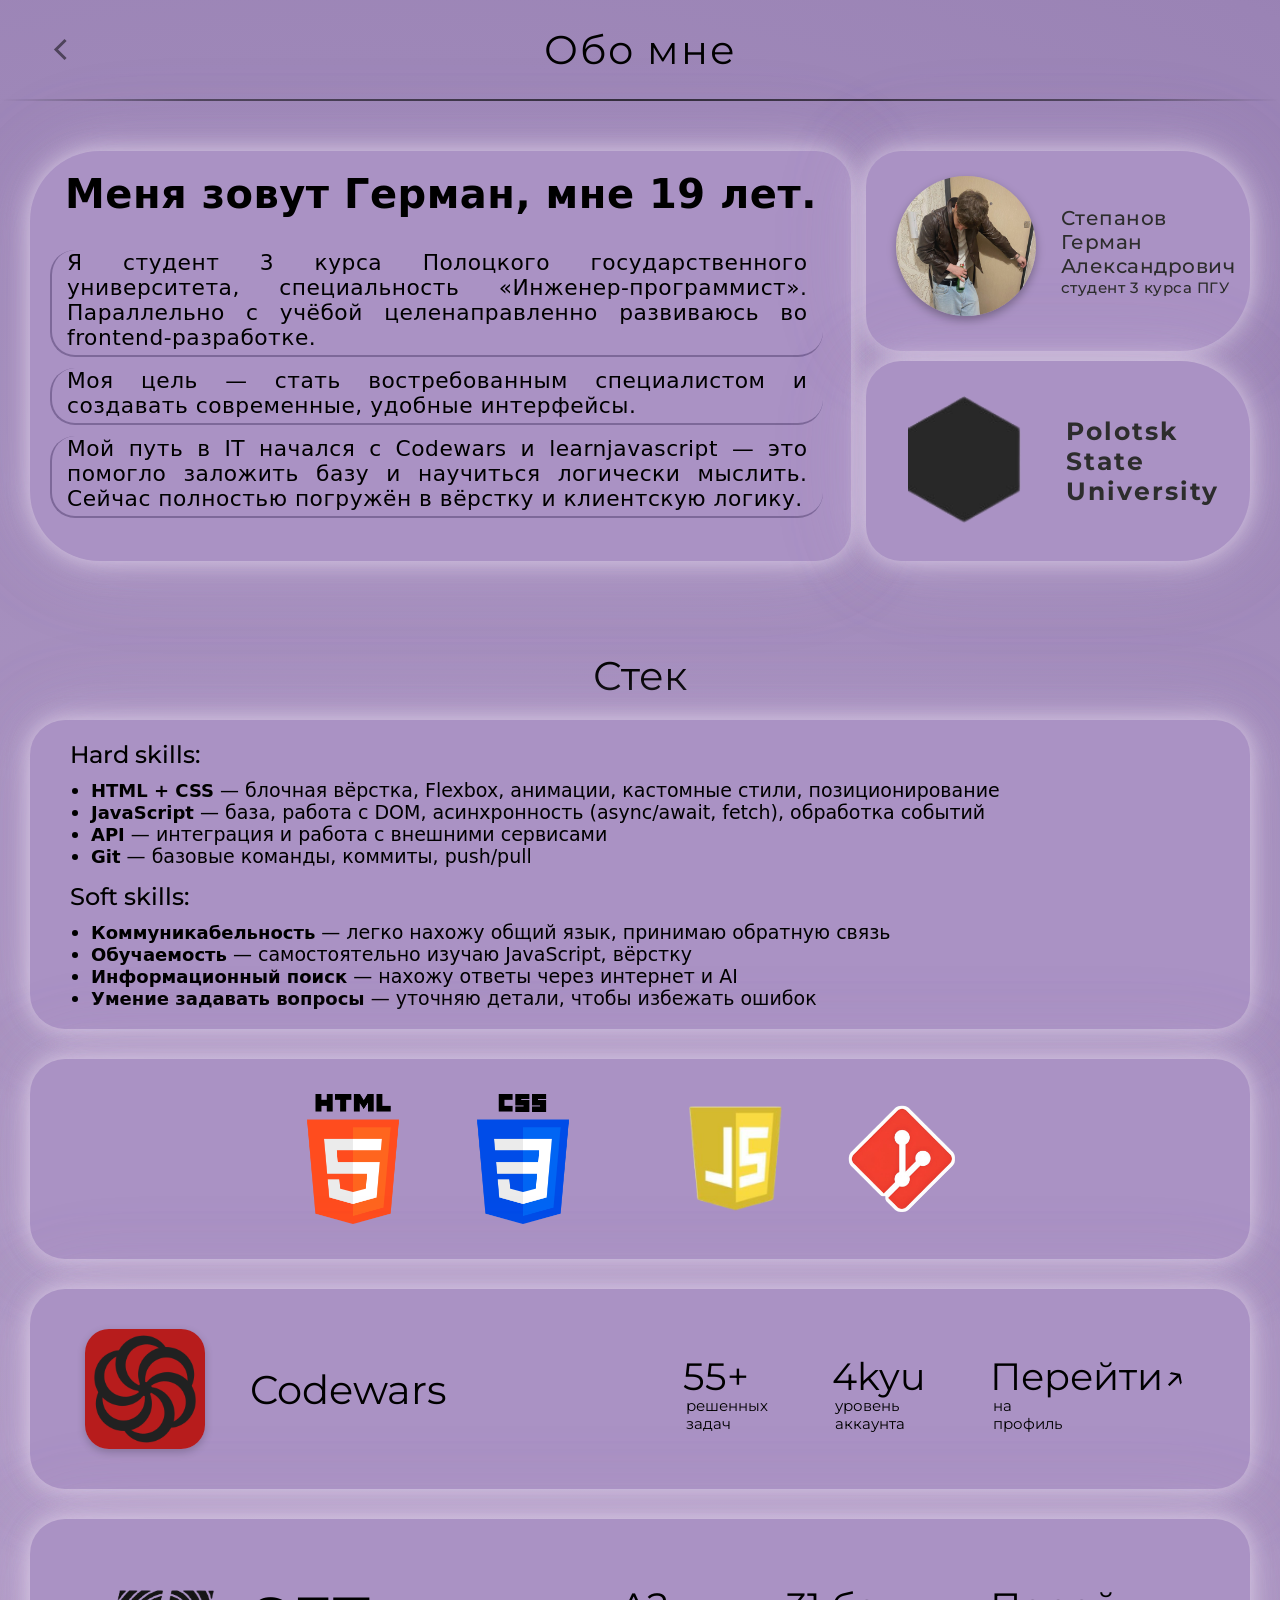
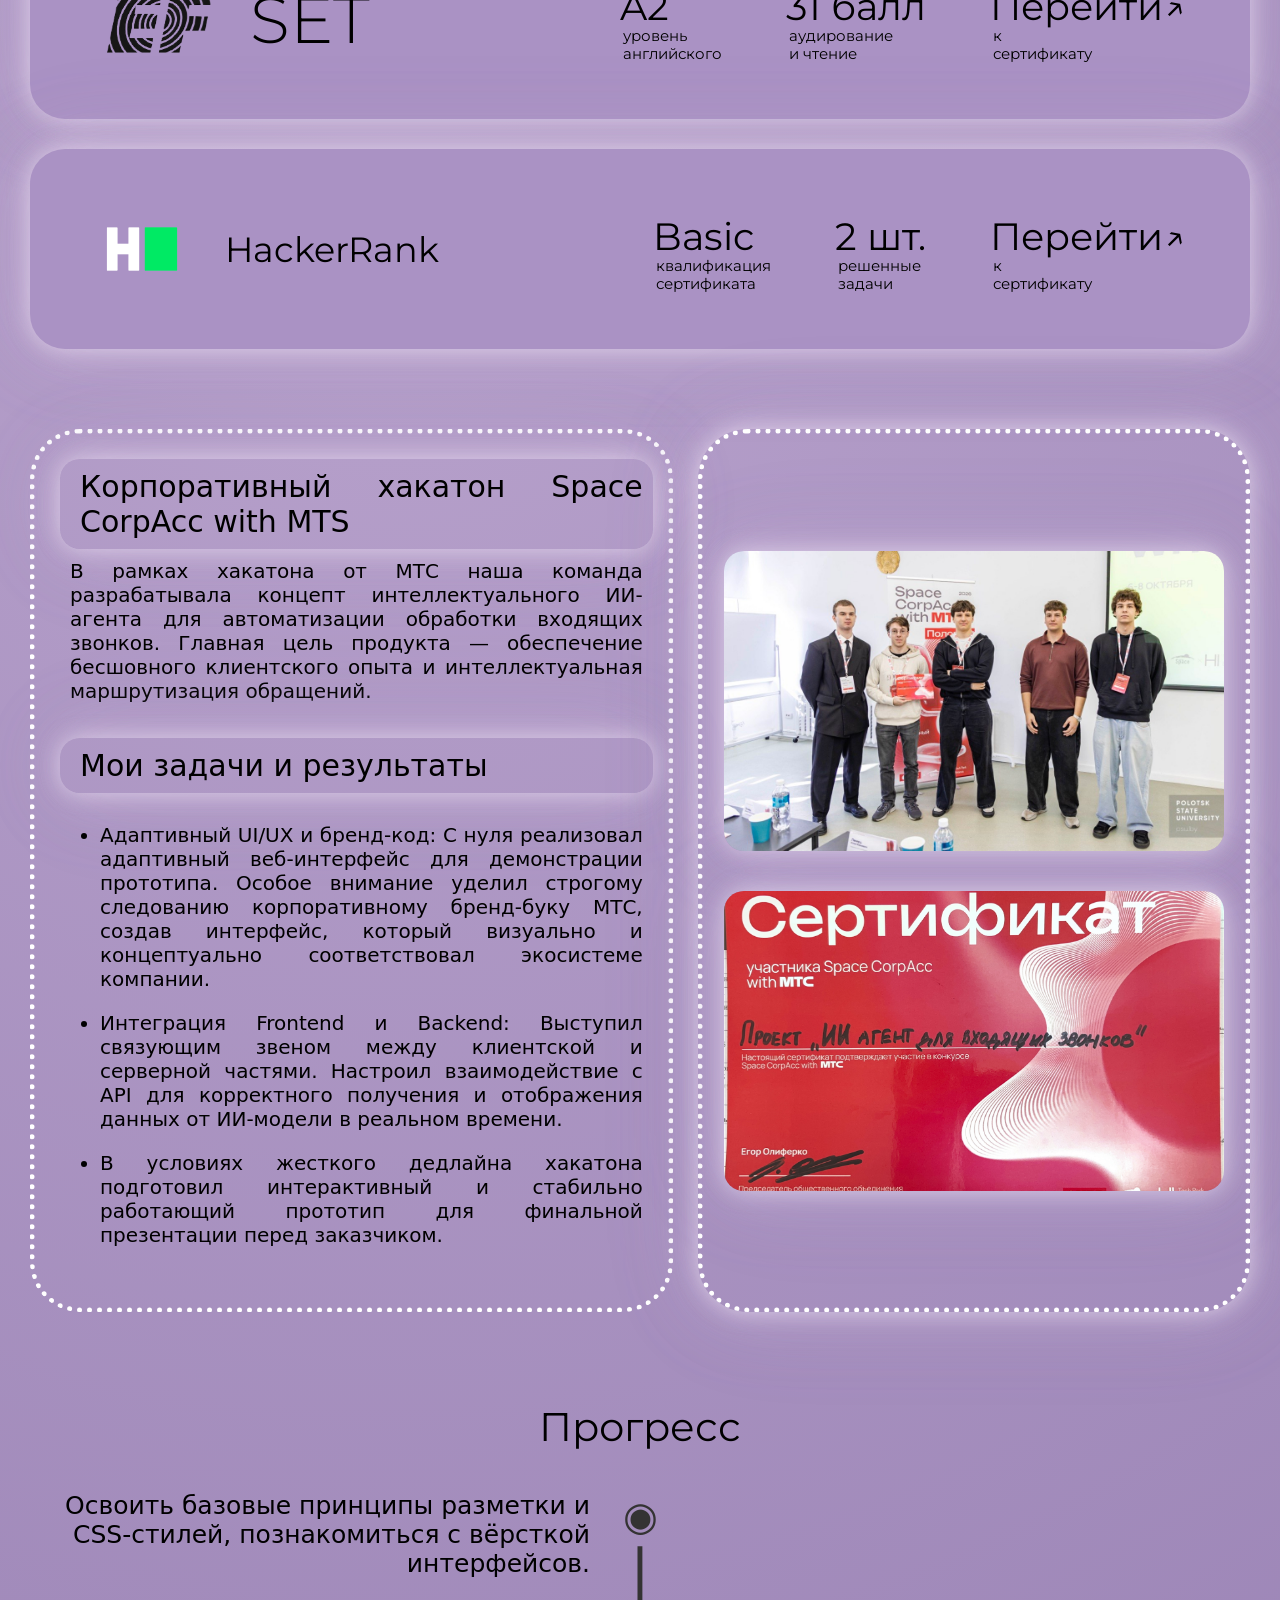
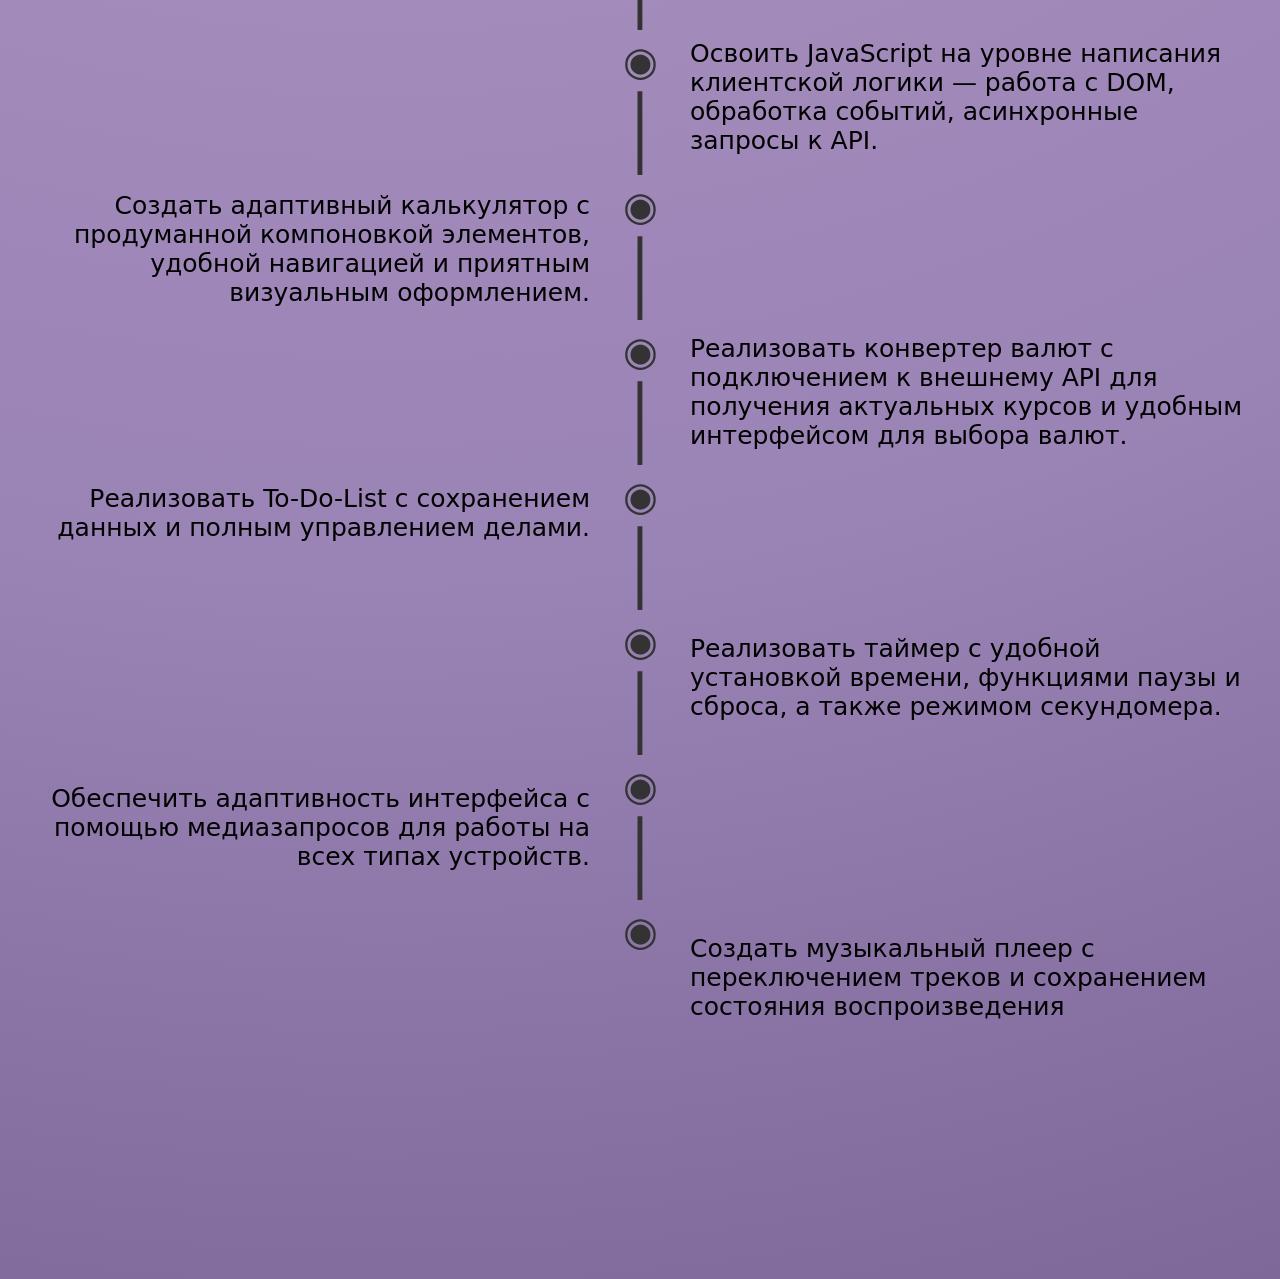
<file: aboutMe.html>
<!DOCTYPE html>
<html lang="en">

<head>
    <meta charset="UTF-8">
    <meta name="viewport" content="width=device-width, initial-scale=1.0">
    <title>Обо мне</title>
    <link rel="icon" type="image/png" href="icons/mainicon.png">
    <link rel="stylesheet" href="css/aboutMe.css">
</head>

<body>
    <div class="main-header">
        <div class="back-arrow-container">
            <div class="back-arrow"></div>
        </div>
        <h1>Обо мне</h1>
    </div>
    <hr class="glass">
    <div class="main">
        <div class="greeting">
            <div class="greeting-text-content">
                <div class="greeting-strong"><strong>Меня зовут Герман, мне 19 лет.</strong></div>
                <div class="greeting-after-strong">
                    <p>Я студент 3 курса Полоцкого государственного университета, специальность «Инженер-программист».
                        Параллельно с учёбой целенаправленно развиваюсь во frontend-разработке.</p>

                    <p>Моя цель — стать востребованным специалистом и создавать современные, удобные интерфейсы.</p>

                    <p>Мой путь в IT начался с Codewars и learnjavascript — это помогло заложить базу и научиться
                        логически мыслить. Сейчас полностью погружён в вёрстку и клиентскую логику.</p>
                </div>
            </div>
            <div class="greeting-avatar-col">
                <div class="greeting-avatar">
                    <div class="avatar"><img src="pictures/german.jpg" width="140px" height="140px"></div>
                    <div class="avatar-text">Степанов<br>Герман<br>Александрович<br><small>студент 3 курса ПГУ</small>
                    </div>
                </div>
                <div class="greeting-avatar-two">
                    <div class="avatar-psu"><img src="pictures/logo-psu.png" width="120px" height="130px"></div>
                    <div class="avatar-two-text">Polotsk<br>State<br>University</div>
                </div>
            </div>
        </div>


        <div class="stack">
            <div class="stack-h1">Стек</div>
            <div class="stack-module">
                <div class="stack-icons">
                    <div class="icons-one">
                        <img src="icons/html.png" width="130px" height="130px">
                        <img src="icons/css.png" width="130px" height="130px">
                    </div>
                    <div class="icons-two">
                        <img src="icons/js.png" width="170px" height="140px">
                        <img src="icons/git.png" width="130px" height="130px" id="git-image">
                    </div>
                </div>
                <div class="stack-text">
                    <div class="stack-text-title">Hard skills:</div>
                    <div class="stack-text-content">
                        <ul>
                            <li><strong>HTML + CSS</strong> — блочная вёрстка, Flexbox, анимации, кастомные стили,
                                позиционирование</li>
                            <li><strong>JavaScript</strong> — база, работа с DOM, асинхронность (async/await, fetch),
                                обработка событий</li>
                            <li><strong>API</strong> — интеграция и работа с внешними сервисами</li>
                            <li><strong>Git</strong> — базовые команды, коммиты, push/pull</li>
                        </ul>
                    </div>
                    <div class="stack-text-title-two">Soft skills:</div>
                    <div class="stack-text-content-two">
                        <ul>
                            <li><strong>Коммуникабельность</strong> — легко нахожу общий язык, принимаю обратную связь
                            </li>
                            <li><strong>Обучаемость</strong> — самостоятельно изучаю JavaScript, вёрстку</li>
                            <li><strong>Информационный поиск</strong> — нахожу ответы через интернет и AI</li>
                            <li><strong>Умение задавать вопросы</strong> — уточняю детали, чтобы избежать ошибок</li>
                        </ul>
                    </div>
                </div>
            </div>
            <div class="cards-block">
                <div class="codewars-card">
                    <div class="codewars-avatar"><img src="icons/codewars.png" width="150px" height="150px"></div>
                    <div class="codewars-title">Codewars</div>
                    <div class="codewars-info">
                        <span>55+<br><span class="span-info-min">решенных<br>задач</span></span>
                        <span>4kyu<br><span class="span-info-min">уровень<br>аккаунта</span></span>
                        <span><a href="https://www.codewars.com/users/grandcef" target="_blank">Перейти</a>↗<br><span
                                class="span-info-min">на<br>профиль</span></span>
                    </div>
                </div>
                <div class="efset-card">
                    <div class="efset-avatar"><img src="icons/efset.png" alt="efset" width="180px" height="130px"></div>
                    <div class="efset-title">SET</div>
                    <div class="efset-info">
                        <span>A2<br><span class="span-info-min">уровень<br>английского</span></span>
                        <span>31 балл <br><span class="span-info-min">аудирование<br>и чтение</span></span>
                        <span><a href="https://cert.efset.org/5oBoto" target="_blank">Перейти</a>↗<br><span
                                class="span-info-min">к<br>сертификату</span></span>
                    </div>
                </div>
                <div class="hackerRank-Basic-card">
                    <div class="hackerRank-Basic-avatar"><img src="icons/hackerRank-Basic.png" alt="hackerRankBasic" width="130px" height="130px"></div>
                    <div class="hackerRank-Basic-title">HackerRank</div>
                    <div class="hackerRank-Basic-info">
                        <span>Basic<br><span class="span-info-min">квалификация<br>сертификата</span></span>
                        <span>2 шт.<br><span class="span-info-min">решенные<br>задачи</span></span>
                        <span><a href="https://www.hackerrank.com/certificates/e76a2638ccb3" target="_blank">Перейти</a>↗<br><span
                                class="span-info-min">к<br>сертификату</span></span>
                    </div>
                </div>
            </div>
        </div>
        <div class="hakhaton">
            <div class="hakhaton-text">
                <span class="hakhaton-text-h1">
                    Корпоративный хакатон Space CorpAcc with MTS 
                </span>
                <span class="hakhaton-text-about" id="hakhaton-text-about-first">
                    В рамках хакатона от МТС наша команда разрабатывала концепт интеллектуального ИИ-агента для
                    автоматизации обработки входящих звонков. Главная цель продукта — обеспечение бесшовного клиентского
                    опыта и интеллектуальная маршрутизация обращений.</span>
                <span class="hakhaton-text-h1">
                    Мои задачи и результаты
                </span>
                <span class="hakhaton-text-about">
                    <ul>
                        <li>Адаптивный UI/UX и бренд-код: С нуля реализовал адаптивный веб-интерфейс для демонстрации
                            прототипа. Особое внимание уделил строгому следованию корпоративному бренд-буку МТС, создав
                            интерфейс, который визуально и концептуально соответствовал экосистеме компании.</li>
                        <li>Интеграция Frontend и Backend: Выступил связующим звеном между клиентской и серверной
                            частями. Настроил взаимодействие с API для корректного получения и отображения данных от
                            ИИ-модели в реальном времени.</li>
                        <li>В условиях жесткого дедлайна хакатона подготовил интерактивный и стабильно работающий
                            прототип для финальной презентации перед заказчиком.</li>
                    </ul>
                </span>

            </div>
            <div class="hakhaton-img">
                <div class="hakhaton-img-one"><img src="pictures/hakhaton.jpg" width="500px" height="300px"></div>
                <div class="hakhaton-img-two"><img src="pictures/hakhaton-scan.jpg" width="500px" height="300px"></div>
            </div>
        </div>
        <div class="plans">
            <div class="plans-h1">Прогресс</div>
            <div class="plans-module">
                <div class="plan-text-first">
                    <span>Освоить базовые принципы разметки и CSS-стилей, познакомиться с вёрсткой интерфейсов.</span>
                    <span>Создать адаптивный калькулятор с продуманной компоновкой элементов, удобной навигацией и
                        приятным визуальным оформлением.</span>
                    <span style="transform: translateY(-7px);">Реализовать To-Do-List с сохранением данных и полным
                        управлением делами.</span>
                    <span style="transform: translateY(-7px);">Обеспечить адаптивность интерфейса с помощью
                        медиазапросов для работы на всех типах устройств.</span>
                </div>
                <div class="plan-icons">
                    <div id="circle">◉</div>
                    <div id="line">│</div>
                    <div id="circle">◉</div>
                    <div id="line">│</div>
                    <div id="circle">◉</div>
                    <div id="line">│</div>
                    <div id="circle">◉</div>
                    <div id="line">│</div>
                    <div id="circle">◉</div>
                    <div id="line">│</div>
                    <div id="circle">◉</div>
                    <div id="line">│</div>
                    <div id="circle">◉</div>
                    <div id="line">│</div>
                    <div id="circle">◉</div>
                </div>
                <div class="plan-text-second">
                    <span>Освоить JavaScript на уровне написания клиентской логики — работа с DOM, обработка событий,
                        асинхронные запросы к API.</span>
                    <span style="transform: translateY(-5px);">Реализовать конвертер валют с подключением к внешнему API
                        для получения актуальных курсов и удобным интерфейсом для выбора валют.</span>
                    <span style="transform: translateY(-5px);">Реализовать таймер с удобной установкой времени,
                        функциями паузы и сброса, а также режимом секундомера.</span>
                    <span style="transform: translateY(-5px);">Создать музыкальный плеер с переключением треков и
                        сохранением состояния воспроизведения</span>
                </div>
            </div>
        </div>
    </div>
    <div class="scroll-top-btn" id='scroll-btn'>
        <div class="top-arrow"></div>
    </div>
    <script src="aboutMeJS/script.js"></script>
</body>

</html>
</file>
<file: css/aboutMe.css>
@font-face {
    font-family: "Montserrat";
    src: url("../fonts/Montserrat-VariableFont_wght.ttf") format("truetype-variations");
    font-weight: 100 900;
    font-style: normal;
    font-display: swap;
}

/* ===== БАЗА ===== */
:root {
    --font-head: "Montserrat", system-ui, -apple-system, "Segoe UI", Roboto, Arial, sans-serif;
    --font-ui: "Segoe UI", system-ui, -apple-system, Roboto, "Helvetica Neue", Arial, sans-serif;
    --card: #aa92c4;
    --glow:
        0 0 20px rgba(240, 230, 245, 0.5),
        0 0 40px rgba(235, 220, 240, 0.4),
        0 0 75px rgba(200, 180, 220, 0.3),
        0 0 105px rgba(150, 125, 180, 0.12);
}

*, *::before, *::after { box-sizing: border-box; }

html { -webkit-text-size-adjust: 100%; }

body {
    margin: 0;
    overflow-x: hidden;
    background: radial-gradient(circle at 30% 40%, #b8a2cc 0%, #9a83b5 70%, #7d6899 100%);
}

img { max-width: 100%; }

/* ===== ШАПКА ===== */
.main-header {
    position: relative;
    display: flex;
    align-items: center;
    justify-content: center;
}
.main-header h1 {
    padding: 10px;
    margin: 15px 0;
    font-family: var(--font-head);
    font-weight: 400;
    font-size: clamp(26px, 6vw, 40px);
    letter-spacing: 2px;
}
hr.glass {
    margin: 0 0 30px;
    border: none;
    height: 2px;
    background: linear-gradient(90deg,
        transparent 0%,
        rgba(0, 0, 0, 0.5) 15%,
        rgba(0, 0, 0, 0.7) 50%,
        rgba(0, 0, 0, 0.5) 85%,
        transparent 100%);
}
.back-arrow-container {
    transition: all ease 0.3s;
    display: flex;
    justify-content: center;
    align-items: center;
    position: absolute;
    left: 30px;
    width: 60px;
    height: 60px;
    border-radius: 20px;
}
.back-arrow {
    margin-left: 8px;
    width: 15px;
    height: 15px;
    border-left: 3px solid rgba(0, 0, 0, 0.5);
    border-bottom: 3px solid rgba(0, 0, 0, 0.5);
    transform: rotate(45deg);
}
.back-arrow-container:hover {
    box-shadow: 0 4px 10px rgba(0, 0, 0, 0.2);
    transform: scale(1.05);
    background: rgba(0, 0, 0, 0.05);
    backdrop-filter: blur(5px);
    cursor: pointer;
}

.main {
    display: flex;
    flex-wrap: wrap;
    flex-direction: row;
    padding: 0 30px 40px;
    width: 100%;
    gap: 30px;
}

/* ===== ПРИВЕТСТВИЕ ===== */
.greeting {
    transition: all ease 0.5s;
    font-size: 20px;
    font-family: var(--font-ui);
    padding: 20px 0;
    width: 100%;
    min-height: 450px;
    border-radius: 35px;
    letter-spacing: 0.5px;
    display: flex;
    flex-direction: row;
    gap: 15px;
}
.greeting-text-content {
    flex: 1;
    min-width: 0;
    display: flex;
    flex-direction: column;
    border-radius: 70px 35px 35px 70px;
    box-shadow: var(--glow);
    padding: 20px;
    background: var(--card);
}
.greeting-strong {
    display: block;
    font-size: clamp(24px, 4.5vw, 40px);
    letter-spacing: 0.5px;
    font-weight: 300;
    margin-bottom: 25px;
    padding-left: 15px;
}
.greeting-after-strong p {
    display: block;
    border-bottom: 2px solid rgb(125, 104, 153);
    border-left: 2px solid rgb(125, 104, 153);
    border-radius: 25px;
    margin: 8px 8px 11px 0;
    padding: 0 15px 5px;
    text-align: justify;
    font-size: clamp(16px, 1.7vw, 22px);
}
.greeting-avatar-col {
    display: flex;
    gap: 10px;
    flex-direction: column;
}
.greeting-avatar,
.greeting-avatar-two {
    background: var(--card);
    display: flex;
    flex-direction: row;
    align-items: center;
    height: 200px;
    box-shadow: var(--glow);
    border-radius: 35px 70px 70px 35px;
}
.greeting-avatar {
    justify-content: flex-start;
    min-width: 350px;
    flex-shrink: 0;
}
.greeting-avatar-two { flex: 1; }

.avatar {
    margin-left: 30px;
    width: 150px;
    height: 150px;
    flex-shrink: 0;
}
.avatar img {
    display: block;
    width: 140px;
    height: 140px;
    border-radius: 50%;
    filter: brightness(0.9);
    object-fit: cover;
    object-position: 0 -15px;
    box-shadow: 0 4px 10px rgba(0, 0, 0, 0.3);
    transition: all ease 0.3s;
}
.avatar img:hover { transform: scale(1.05); }
.avatar-text {
    display: flex;
    justify-content: center;
    align-items: flex-start;
    flex-direction: column;
    margin-left: 15px;
    padding-right: 15px;
    font-family: var(--font-head);
    font-size: 20px;
    font-weight: 500;
    flex: 1;
    color: #2d2d2d;
    overflow-wrap: anywhere;
}
.avatar-text small { font-size: 15px; }
.avatar-psu img {
    display: block;
    margin-left: 40px;
    width: 120px;
    height: 130px;
    object-fit: contain;
}
.avatar-two-text {
    display: flex;
    justify-content: center;
    align-items: flex-start;
    flex-direction: column;
    margin-left: 40px;
    font-family: var(--font-head);
    font-size: 25px;
    font-weight: 700;
    flex: 1;
    letter-spacing: 2px;
    color: #2d2d2d;
}

/* ===== СТЕК ===== */
.stack {
    display: flex;
    flex-direction: column;
    flex: 1;
    min-width: 0;
}
.stack-h1 {
    margin: 40px 0 20px;
    display: flex;
    justify-content: center;
    font-family: var(--font-head);
    font-size: clamp(30px, 6vw, 40px);
}
.stack-module {
    display: flex;
    flex-direction: row;
    gap: 30px;
    width: 100%;
}
.stack-icons {
    --icon: 130px;
    background: var(--card);
    display: flex;
    flex-direction: column;
    justify-content: center;
    flex: 0 0 500px;
    min-height: 380px;
    padding: 20px;
    box-shadow: var(--glow);
    border-radius: 35px;
    gap: 40px;
}
.stack-icons img {
    display: block;
    width: var(--icon);
    height: var(--icon);
    object-fit: contain;
}
.icons-two img:first-child {
    width: calc(var(--icon) * 1.3);
    height: calc(var(--icon) * 1.08);
}
.icons-one,
.icons-two {
    display: flex;
    justify-content: center;
    align-items: center;
}
.icons-one { gap: 40px; }
.icons-two { gap: 20px; }
#git-image { margin-right: 25px; }

.stack-text {
    background: var(--card);
    flex: 1;
    min-width: 0;
    min-height: 380px;
    box-shadow: var(--glow);
    border-radius: 35px;
    padding: 20px 20px 20px 40px;
    display: flex;
    flex-direction: column;
    justify-content: flex-start;
}
.stack-text-title,
.stack-text-title-two {
    font-size: 24px;
    font-weight: 500;
    font-family: var(--font-head);
}
.stack-text-title-two { margin-top: 15px; }
.stack-text-content ul,
.stack-text-content-two ul {
    padding-left: 21px;
    margin: 10px 0 0;
    font-size: 19px;
    font-family: var(--font-ui);
}
.stack-text strong { font-size: 18px; }

/* ===== КАРТОЧКИ (Codewars / EF SET / HackerRank) ===== */
.codewars-card,
.efset-card,
.hackerRank-Basic-card {
    background: var(--card);
    box-shadow: var(--glow);
    border-radius: 35px;
    display: flex;
    justify-content: flex-start;
    align-items: center;
    width: 100%;
    min-height: 200px;
    margin-top: 30px;
    padding: 20px 0;
    gap: 20px;
}
.codewars-card { --aw: 150px; --ah: 150px; gap: 30px; }
.efset-card { --aw: 180px; --ah: 130px; }
.hackerRank-Basic-card { --aw: 130px; --ah: 130px; }

.codewars-avatar,
.efset-avatar,
.hackerRank-Basic-avatar {
    border-radius: 30px;
    overflow: hidden;
    flex-shrink: 0;
}
.codewars-avatar img,
.efset-avatar img,
.hackerRank-Basic-avatar img {
    display: block;
    width: var(--aw);
    height: var(--ah);
    object-fit: contain;
}
.codewars-avatar {
    transform: scale(0.8);
    box-shadow: 0 4px 10px rgba(0, 0, 0, 0.2);
    margin-left: 40px;
}
.codewars-avatar img { transform: scale(1.4); }
.efset-avatar { margin-left: 20px; }
.hackerRank-Basic-avatar { margin-left: 45px; }

.codewars-title,
.efset-title,
.hackerRank-Basic-title {
    display: flex;
    align-items: center;
    font-family: var(--font-head);
}
.codewars-title { font-size: 40px; font-weight: 400; }
.efset-title { font-size: 65px; font-weight: 300; }
.hackerRank-Basic-title { font-size: 35px; font-weight: 400; }

.codewars-info,
.efset-info,
.hackerRank-Basic-info {
    flex: 1;
    min-width: 0;
    margin: 15px clamp(20px, 5vw, 80px) 0 0;
    display: flex;
    flex-wrap: wrap;
    justify-content: flex-end;
    gap: 16px clamp(24px, 5vw, 97px);
    font-family: var(--font-head);
    font-size: clamp(26px, 3vw, 45px);
    line-height: 1;
}
.span-info-min {
    margin-left: 3px;
    font-size: 15px;
    display: inline-block;
    line-height: 1.2;
}
.codewars-info a,
.efset-info a,
.hackerRank-Basic-info a {
    color: black;
    text-decoration: none;
    transition: all ease 0.3s;
    display: inline-block;
}
.codewars-info a:hover,
.efset-info a:hover,
.hackerRank-Basic-info a:hover {
    text-decoration-thickness: 1.5px;
    transform: scale(1.03);
}

/* ===== ХАКАТОН ===== */
.hakhaton {
    display: flex;
    flex-direction: row;
    width: 100%;
    margin-top: 50px;
}
.hakhaton-text {
    flex: 1.2 1 0;
    min-width: 0;
    display: flex;
    flex-direction: column;
    text-align: justify;
    font-size: 20px;
    font-family: var(--font-ui);
    margin-right: 25px;
    padding: 15px;
    border: 5px dotted #ffffff;
    border-radius: 50px;
}
.hakhaton-text-h1 {
    font-size: 30px;
    box-shadow: var(--glow);
    border-radius: 20px;
    padding: 10px 10px 10px 20px;
    margin: 10px 0 0 10px;
}
.hakhaton-text-about {
    padding: 10px;
    margin-bottom: 15px;
}
.hakhaton-text-about li { margin-top: 20px; }
#hakhaton-text-about-first { margin-left: 10px; }

.hakhaton-img {
    flex: 1 1 0;
    min-width: 0;
    padding: 20px;
    display: flex;
    flex-direction: column;
    gap: 40px;
    box-shadow: var(--glow);
    border-radius: 50px;
    align-items: center;
    justify-content: center;
    border: 5px dotted #ffffff;
}
.hakhaton-img-one,
.hakhaton-img-two {
    width: 100%;
    max-width: 500px;
    aspect-ratio: 5 / 3;
    border-radius: 40px;
}
.hakhaton-img img {
    display: block;
    width: 100%;
    height: 100%;
    border-radius: 20px;
    box-shadow: var(--glow);
    object-fit: cover;
}

/* ===== ПРОГРЕСС ===== */
.plans {
    display: flex;
    flex-direction: column;
    width: 100%;
}
.plans-h1 {
    margin: 60px 0 20px;
    display: flex;
    justify-content: center;
    font-family: var(--font-head);
    font-size: clamp(30px, 6vw, 40px);
}
.plans-module {
    width: 100%;
    display: flex;
    justify-content: center;
    padding-top: 20px;
}
.plan-text-first,
.plan-text-second {
    flex: 1 1 0;
    min-width: 0;
    max-width: 630px;
    display: flex;
    flex-direction: column;
    font-family: var(--font-ui);
    font-size: clamp(16px, 2vw, 25px);
}
.plan-text-first { text-align: right; padding-right: 30px; }
.plan-text-second { text-align: left; padding-left: 30px; padding-top: 148px; }
.plan-text-first span,
.plan-text-second span {
    display: flex;
    align-items: flex-start;
    height: 300px;
}
.plan-text-first span { justify-content: flex-end; }
.plan-text-second span { justify-content: flex-start; }
.plan-icons {
    display: flex;
    flex-direction: column;
    flex-shrink: 0;
}
#circle {
    display: flex;
    color: #343333;
    font-size: 40px;
    width: 40px;
    height: 40px;
    justify-content: center;
    align-items: center;
    margin-top: 5px;
}
#line {
    transform: scale(2.3);
    display: flex;
    color: #343333;
    font-size: 30px;
    width: 40px;
    height: 100px;
    justify-content: center;
    align-items: center;
}

/* ===== КНОПКА «НАВЕРХ» ===== */
.scroll-top-btn {
    opacity: 0;
    z-index: 9999;
    transition: all ease 0.2s;
    position: fixed;
    border-radius: 20px;
    width: 85px;
    height: 80px;
    bottom: 20px;
    right: 20px;
    pointer-events: auto;
}
.top-arrow {
    display: flex;
    margin-left: 30px;
    margin-top: 35px;
    width: 20px;
    height: 20px;
    border-left: 3px solid rgba(0, 0, 0, 0.5);
    border-bottom: 3px solid rgba(0, 0, 0, 0.5);
    transform: rotate(135deg);
}
.scroll-top-btn:hover {
    box-shadow: 0 4px 10px rgba(0, 0, 0, 0.2);
    transform: scale(1.1);
    backdrop-filter: blur(5px);
}

/* =====================================================
   АДАПТИВНОСТЬ (сверху вниз): 1475 / 1235 / 1100 / 1000 / 900 / 768 / 600 / 480
   ===================================================== */

/* Стек: текст сверху, иконки снизу */
@media (max-width: 1475px) {
    .stack-module { flex-direction: column; }
    .stack-text { order: 1; min-height: 0; }
    .stack-icons {
        order: 2;
        flex: none;
        width: 100%;
        min-height: 0;
        flex-direction: row;
        flex-wrap: wrap;
        justify-content: center;
        padding: 30px 20px;
        gap: 20px 60px;
    }
}

/* Приветствие в колонку */
@media (max-width: 1235px) {
    .greeting { flex-direction: column; min-height: 0; }
    .greeting-text-content { border-radius: 50px; }
    .greeting-avatar-col { flex-direction: row; flex-wrap: wrap; }
    .greeting-avatar,
    .greeting-avatar-two {
        flex: 1 1 320px;
        min-width: 0;
        height: auto;
        min-height: 200px;
        border-radius: 50px;
    }
}

/* Хакатон в колонку, фото рядом (или друг под другом, если не влезают) */
@media (max-width: 1100px) {
    .hakhaton { flex-direction: column; gap: 30px; margin-top: 30px; }
    .hakhaton-text { margin-right: 0; }
    .hakhaton-img {
        flex-direction: row;
        flex-wrap: wrap;
        gap: 20px;
    }
    .hakhaton-img-one,
    .hakhaton-img-two { flex: 1 1 260px; }
}

/* Карточки достижений: аватар + название сверху, цифры снизу */
@media (max-width: 1000px) {
    .codewars-card,
    .efset-card,
    .hackerRank-Basic-card {
        flex-wrap: wrap;
        justify-content: center;
        padding: 24px 16px;
        gap: 16px 20px;
    }
    .codewars-avatar { transform: none; margin-left: 0; }
    .efset-avatar,
    .hackerRank-Basic-avatar { margin-left: 0; }
    .codewars-card { --aw: 110px; --ah: 110px; }
    .efset-card { --aw: 130px; --ah: 94px; }
    .hackerRank-Basic-card { --aw: 100px; --ah: 100px; }
    .codewars-title,
    .efset-title,
    .hackerRank-Basic-title { font-size: 32px; }
    .codewars-info,
    .efset-info,
    .hackerRank-Basic-info {
        flex: 1 1 100%;
        margin: 0;
        justify-content: space-around;
        gap: 14px 24px;
        font-size: 30px;
    }
}

/* Прогресс: вертикальный таймлайн в одну колонку */
@media (max-width: 900px) {
    .plans-module {
        position: relative;
        flex-direction: column;
        justify-content: flex-start;
        gap: 16px;
        padding: 10px 0 0 30px;
    }
    .plans-module::before {
        content: "";
        position: absolute;
        left: 6px;
        top: 10px;
        bottom: 0;
        width: 3px;
        border-radius: 3px;
        background: #343333;
    }
    .plan-icons { display: none; }
    .plan-text-first,
    .plan-text-second {
        display: contents;
        font-size: 17px;
    }
    .plan-text-first span,
    .plan-text-second span {
        position: relative;
        display: block;
        height: auto;
        padding: 14px 18px;
        text-align: left;
        background: var(--card);
        border-radius: 20px;
        box-shadow: var(--glow);
        transform: none !important; /* перебиваем inline translateY */
    }
    .plan-text-first span::before,
    .plan-text-second span::before {
        content: "";
        position: absolute;
        left: -31px;
        top: 20px;
        width: 15px;
        height: 15px;
        border-radius: 50%;
        background: #343333;
    }
    /* Порядок: 1-я левая, 1-я правая, 2-я левая ... */
    .plan-text-first span:nth-child(1) { order: 1; }
    .plan-text-second span:nth-child(1) { order: 2; }
    .plan-text-first span:nth-child(2) { order: 3; }
    .plan-text-second span:nth-child(2) { order: 4; }
    .plan-text-first span:nth-child(3) { order: 5; }
    .plan-text-second span:nth-child(3) { order: 6; }
    .plan-text-first span:nth-child(4) { order: 7; }
    .plan-text-second span:nth-child(4) { order: 8; }
}

/* Планшеты / большие телефоны */
@media (max-width: 768px) {
    .main { padding: 0 20px 30px; gap: 24px; }
    .back-arrow-container { left: 12px; width: 48px; height: 48px; }

    .greeting-text-content { padding: 20px 16px; border-radius: 40px; }
    .greeting-strong { padding-left: 5px; margin-bottom: 15px; }

    .stack-text { padding: 20px 20px 20px 24px; border-radius: 28px; }
    .stack-icons { --icon: 90px; border-radius: 28px; gap: 20px 30px; }
    .stack-text-title,
    .stack-text-title-two { font-size: 22px; }
    .stack-text-content ul,
    .stack-text-content-two ul { font-size: 17px; }
    .stack-text strong { font-size: 16px; }

    .hakhaton-text { font-size: 17px; padding: 12px; border-width: 4px; border-radius: 35px; }
    .hakhaton-text-h1 { font-size: 24px; padding: 8px 8px 8px 15px; }
    .hakhaton-text-about li { margin-top: 14px; }
    .hakhaton-img { padding: 15px; border-width: 4px; border-radius: 35px; }
    .hakhaton-img-one,
    .hakhaton-img-two { border-radius: 25px; }

    .scroll-top-btn { right: 8px; bottom: 12px; }
}

/* Телефоны */
@media (max-width: 600px) {
    .main { padding: 0 14px 24px; gap: 20px; }

    /* карточки профиля: фото сверху, текст по центру */
    .greeting-avatar,
    .greeting-avatar-two {
        flex-direction: column;
        justify-content: center;
        padding: 20px 16px;
        text-align: center;
        border-radius: 35px;
    }
    .avatar { margin: 0; width: 140px; height: 140px; }
    .avatar-text,
    .avatar-two-text {
        margin: 12px 0 0;
        padding: 0;
        align-items: center;
        text-align: center;
    }
    .avatar-two-text { font-size: 20px; letter-spacing: 1.5px; }
    .avatar-psu img { margin: 0; width: 100px; height: 108px; }

    .greeting-text-content { border-radius: 30px; }
    .greeting-after-strong p { text-align: left; margin-right: 0; }

    .stack-text { padding: 18px 16px 18px 18px; border-radius: 24px; }
    .stack-icons { --icon: 64px; padding: 20px 12px; gap: 14px 24px; border-radius: 24px; }
    .icons-one { gap: 20px; }
    .icons-two { gap: 20px; }
    #git-image { margin-right: 0; }
    .stack-text-content ul,
    .stack-text-content-two ul { font-size: 15px; padding-left: 18px; }
    .stack-text strong { font-size: 15px; }
    .stack-text-title,
    .stack-text-title-two { font-size: 20px; }

    .codewars-card,
    .efset-card,
    .hackerRank-Basic-card { border-radius: 26px; padding: 20px 12px; }
    .codewars-card { --aw: 80px; --ah: 80px; }
    .efset-card { --aw: 100px; --ah: 72px; }
    .hackerRank-Basic-card { --aw: 72px; --ah: 72px; }
    .codewars-title,
    .efset-title,
    .hackerRank-Basic-title { font-size: 26px; }
    .codewars-info,
    .efset-info,
    .hackerRank-Basic-info { font-size: 24px; gap: 14px 18px; }
    .span-info-min { font-size: 13px; }

    .hakhaton-text { font-size: 15px; padding: 10px; border-width: 3px; border-radius: 26px; text-align: left; }
    .hakhaton-text-h1 { font-size: 19px; margin: 5px 0 0 5px; border-radius: 15px; }
    .hakhaton-text-about { padding: 8px 4px; margin-bottom: 8px; }
    .hakhaton-text-about ul { padding-left: 18px; }
    .hakhaton-text-about li { margin-top: 10px; }
    #hakhaton-text-about-first { margin-left: 5px; }
    .hakhaton-img { padding: 10px; border-width: 3px; border-radius: 26px; gap: 14px; }
    .hakhaton-img-one,
    .hakhaton-img-two { flex: 1 1 100%; border-radius: 15px; }
    .hakhaton-img img { border-radius: 12px; }

    .plans-h1 { margin-top: 40px; }
    .plan-text-first,
    .plan-text-second { font-size: 15px; }
    .plan-text-first span,
    .plan-text-second span { padding: 12px 14px; border-radius: 16px; }
}

/* Узкие телефоны (до 380px) */
@media (max-width: 380px) {
    .main { padding: 0 10px 20px; }
    .main-header h1 { letter-spacing: 1px; }
    .greeting-after-strong p { padding: 0 10px 5px; }
    .stack-icons { --icon: 54px; }
    .codewars-info,
    .efset-info,
    .hackerRank-Basic-info { font-size: 21px; }
}
</file>
